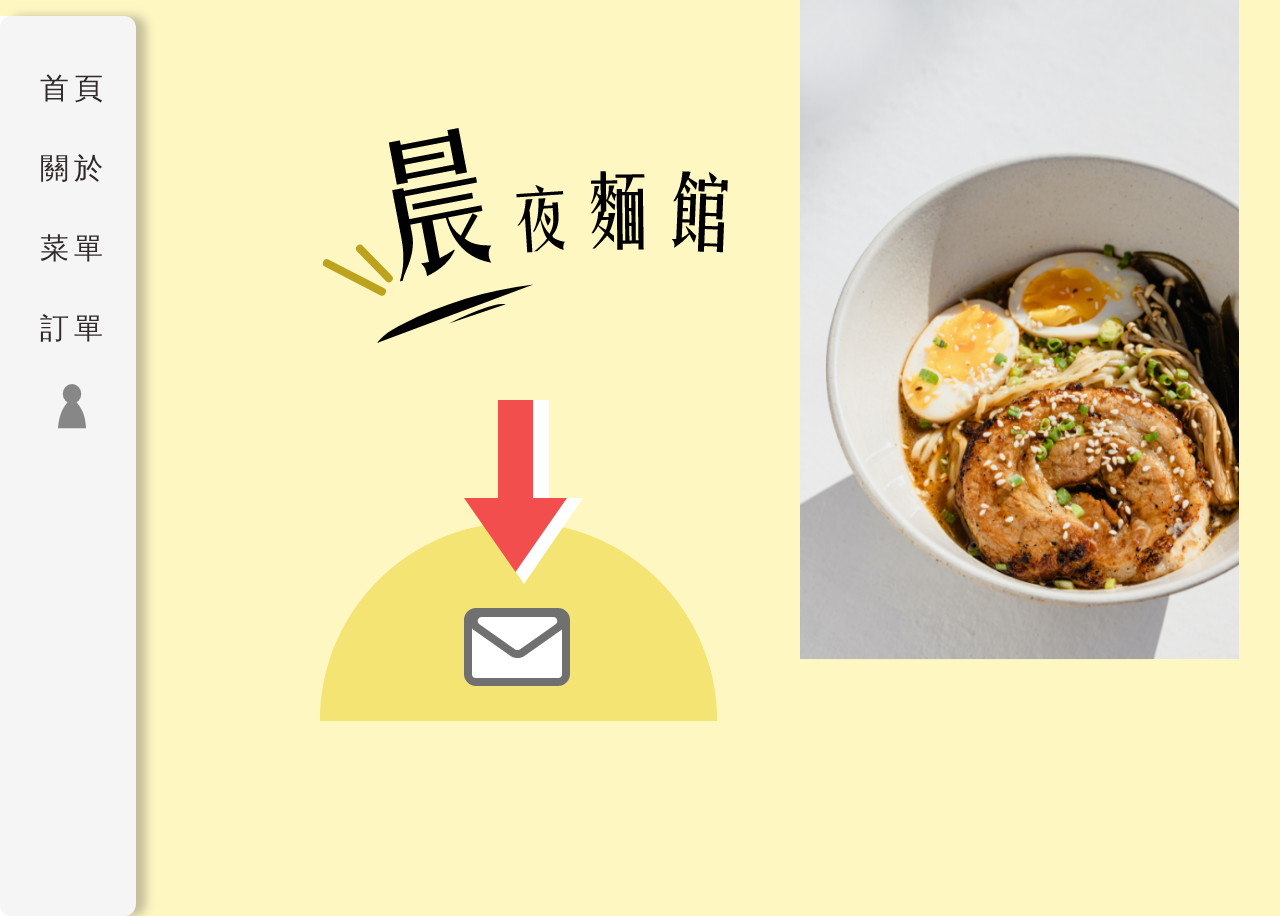
<file: web/index.html>
<!doctype html>
<html lang="zh-Hant-tw">
  <head>
    <meta charset="utf-8">
    <meta name="viewport" content="width=device-width, initial-scale=1">
    <title>Bootstrap demo</title>
    <link href="https://cdn.jsdelivr.net/npm/bootstrap@5.3.0-alpha3/dist/css/bootstrap.min.css" rel="stylesheet" integrity="sha384-KK94CHFLLe+nY2dmCWGMq91rCGa5gtU4mk92HdvYe+M/SXH301p5ILy+dN9+nJOZ" crossorigin="anonymous">
    <link rel="stylesheet" href="style1.css">
  </head>
  <body>
        <div class="header-area">
            <nav class="">
                <ul class="list">
                    <li><a class="buttun" href="index.html">首頁</a></li>
                    <li><a class="buttun" href="about.html">關於</a></li>
                    <li><a class="buttun" href="menu.html">菜單</a></li>
                    <li><a class="buttun" href="order.html">訂單</a></li>
                </ul>
                <img class="login"src="image/Group 37.png" alt="">
            </nav>
        </div><!-- header-area -->
    <div class="row">
        <div class="noodle">
            <img src="image/Group 238.png" alt="">
        </div>
        <div class="picture" style="position: fixed;">
            <img src="image/yasinta-zendy-d-KNB70Z5xQ-unsplash.png" width="91.5%">
        </div>
        <div class="round">
            <img src="image/資產 2.png" alt="">
        </div>
        <div class="message">
            <img src="image/Group 20.png" alt="">
        </div>
        <div class="arrow">
            <img src="image/Group 21.png" alt="">
        </div>
        <div class="chefhat">
            <img src="image/—Pngtree—black line cartoon chef hat_6065060.png" width="15%">
        </div>
    </div>
    <script src="https://cdn.jsdelivr.net/npm/bootstrap@5.3.0-alpha3/dist/js/bootstrap.bundle.min.js" integrity="sha384-ENjdO4Dr2bkBIFxQpeoTz1HIcje39Wm4jDKdf19U8gI4ddQ3GYNS7NTKfAdVQSZe" crossorigin="anonymous"></script>
    <a class="button" href="login.html"></a>
    <a class="button2" href="index2.html"></a>
    
</body>
</html>
</file>
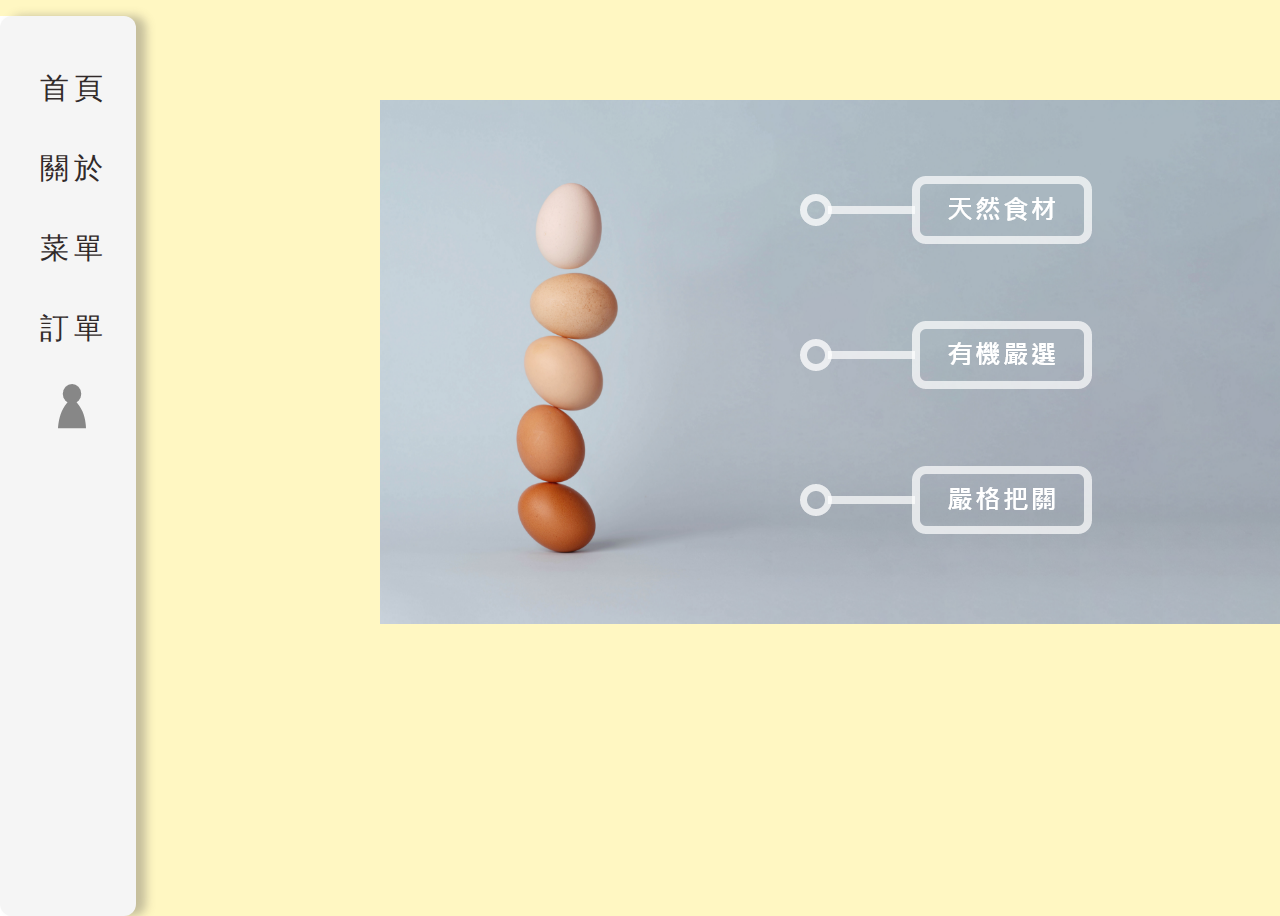
<file: about.html>
<!DOCTYPE html>
<html lang="zh-Hant-tw">
<head>
    <meta charset="UTF-8">
    <meta http-equiv="X-UA-Compatible" content="IE=edge">
    <meta name="viewport" content="width=device-width, initial-scale=1.0">
    <title>Document</title>
    <link href="https://cdn.jsdelivr.net/npm/bootstrap@5.3.0-alpha3/dist/css/bootstrap.min.css" rel="stylesheet" integrity="sha384-KK94CHFLLe+nY2dmCWGMq91rCGa5gtU4mk92HdvYe+M/SXH301p5ILy+dN9+nJOZ" crossorigin="anonymous">
    <link rel="stylesheet" href="style1.css">
</head>
<body>
    <div class="header-area">
        <nav class="">
            <ul class="list">
                <li><a class="buttun" href="index.html">首頁</a></li>
                <li><a class="buttun" href="about.html">關於</a></li>
                <li><a class="buttun" href="menu.html">菜單</a></li>
                <li><a class="buttun" href="order.html">訂單</a></li>
            </ul>
            <img class="login"src="image/Group 37.png" alt="">
        </nav>
    </div><!-- header-area -->
    <div class="justify-content-center">
        <div class="egg">
            <img src="image/2.png" alt="">
        </div>
        <div class="illustrate">
                <img src="image/Repeat Grid 1.png" alt="">
        </div>
    </div>
    <a class="button" href="login.html"></a>
    <a class="button6" href="about2.html"></a>
</body>
</html>
</file>
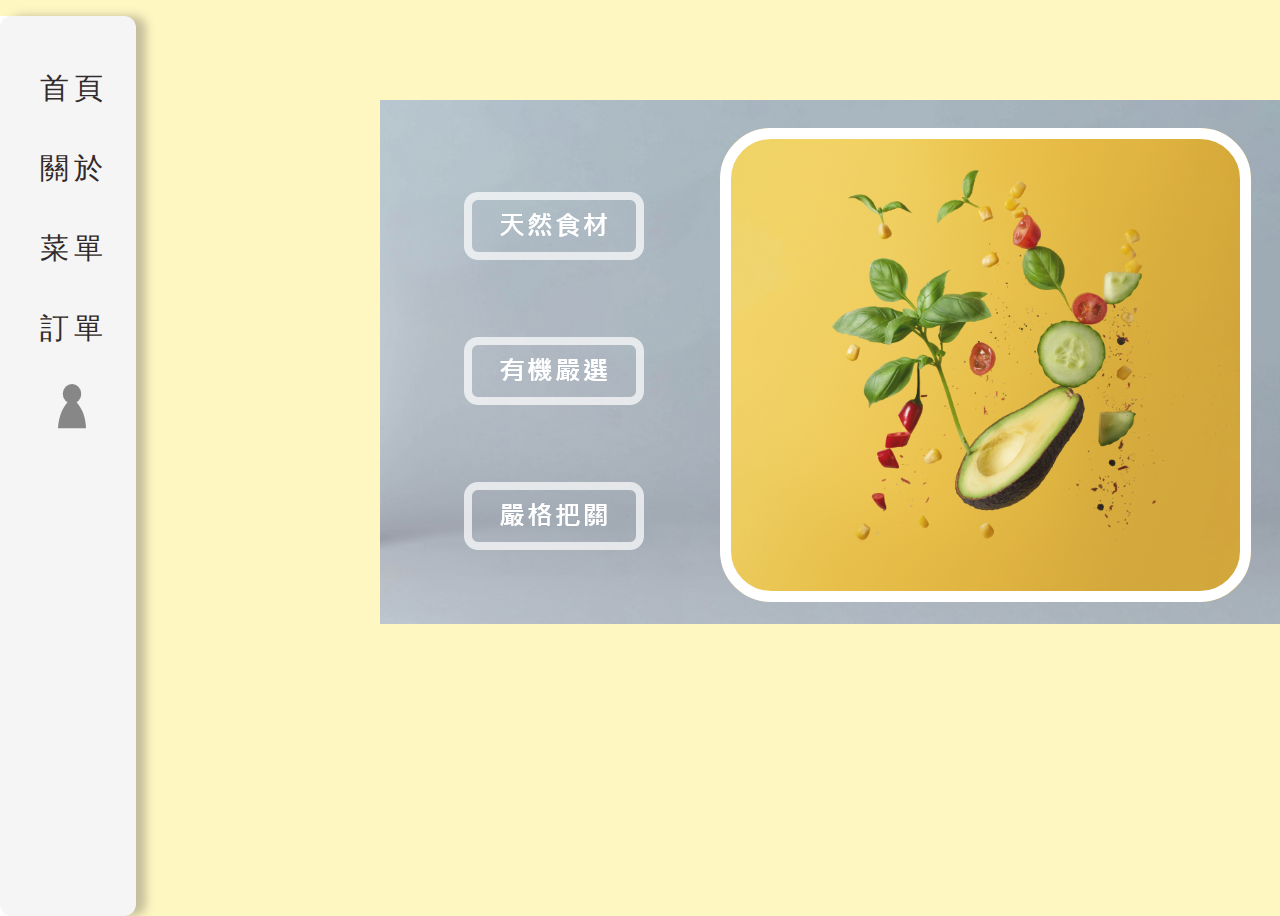
<file: about2.html>
<!DOCTYPE html>
<html lang="zh-Hant-tw">
<head>
    <meta charset="UTF-8">
    <meta http-equiv="X-UA-Compatible" content="IE=edge">
    <meta name="viewport" content="width=device-width, initial-scale=1.0">
    <title>Document</title>
    <link href="https://cdn.jsdelivr.net/npm/bootstrap@5.3.0-alpha3/dist/css/bootstrap.min.css" rel="stylesheet" integrity="sha384-KK94CHFLLe+nY2dmCWGMq91rCGa5gtU4mk92HdvYe+M/SXH301p5ILy+dN9+nJOZ" crossorigin="anonymous">
    <link rel="stylesheet" href="style1.css">
</head>
<body>
    <div class="header-area">
        <nav class="">
            <ul class="list">
                <li><a class="buttun" href="index.html">首頁</a></li>
                <li><a class="buttun" href="about.html">關於</a></li>
                <li><a class="buttun" href="menu.html">菜單</a></li>
                <li><a class="buttun" href="order.html">訂單</a></li>
            </ul>
            <img class="login"src="image/Group 37.png" alt="">
        </nav>
    </div><!-- header-area -->
    <div class="justify-content-center">
        <div class="ingredients-background">
            <img src="image/3.png" alt="">
        </div>
        <div class="ingredients">
                <img src="image/Group 256.png" alt="">
        </div>
        <div class="options">
            <img src="image/Group 257.png" alt="">
    </div>
    </div>
    <a class="button" href="login.html"></a>
</body>
</html>
</file>
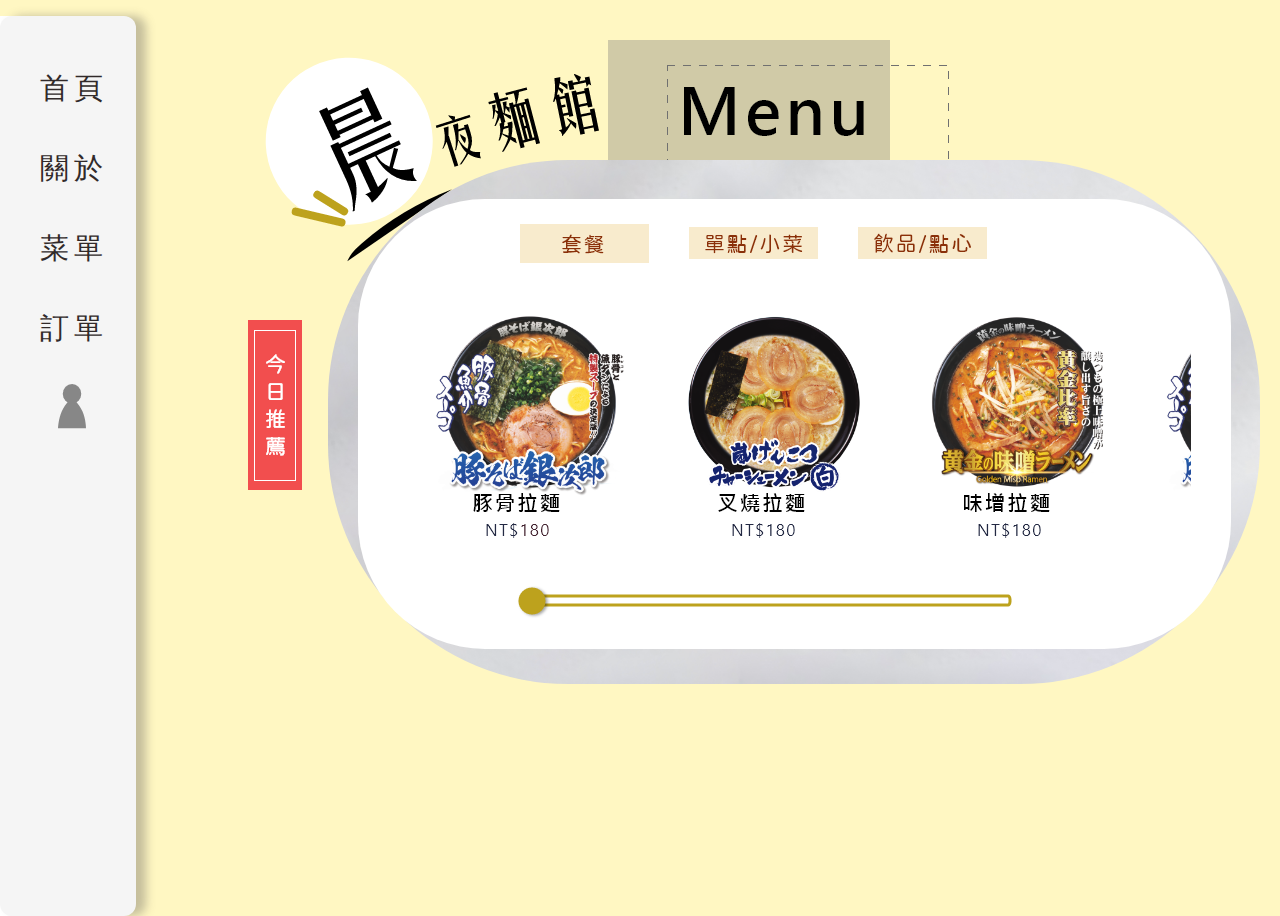
<file: menu.html>
<!DOCTYPE html>
<html lang="zh-Hant-tw">
<head>
    <meta charset="UTF-8">
    <meta http-equiv="X-UA-Compatible" content="IE=edge">
    <meta name="viewport" content="width=device-width, initial-scale=1.0">
    <title>Document</title>
    <link href="https://cdn.jsdelivr.net/npm/bootstrap@5.3.0-alpha3/dist/css/bootstrap.min.css" rel="stylesheet" integrity="sha384-KK94CHFLLe+nY2dmCWGMq91rCGa5gtU4mk92HdvYe+M/SXH301p5ILy+dN9+nJOZ" crossorigin="anonymous">
    <link rel="stylesheet" href="style1.css">
</head>
<body>
        <div class="header-area">
            <nav class="">
                <ul class="list">
                    <li><a class="buttun" href="index.html">首頁</a></li>
                    <li><a class="buttun" href="about.html">關於</a></li>
                    <li><a class="buttun" href="menu.html">菜單</a></li>
                    <li><a class="buttun" href="order.html">訂單</a></li>
                </ul>
                <img class="login"src="image/Group 37.png" alt="">
            </nav>
        </div><!-- header-area -->
<div class=""  >
    <img src="image/Group 239.png" alt="" class="logo">
    <img src="image/Group 44.png" alt="" class="title-menu">
    <img src="image/Group 38.png" alt="" class="product-display-column">
    <img src="image/Group 47.png" alt="" class="recommended-today">
    <img src="image/Group 250.png" alt="" class="category">
    <img src="image/Repeat Grid 27.png" alt="" class="commodity">
    <img src="image/Repeat Grid 10.png" alt="" class="product-name">
    <img src="image/Repeat Grid 9.png" alt="" class="price">
    <img src="image/Group 49.png" alt="" class="scroll-bar">
</div>
   
<a class="button" href="login.html"></a>
<a class="button3" href="menu2.html"></a>
<a class="button4" href="menu2-2.html"></a>
<a class="button5" href="menu2-3.html"></a>
<a class="button-1" href="menu.html"></a>
<a class="button-2" href="menu3.html"></a>
<a class="button-3" href="menu4.html"></a>
</body>
</html>
</file>
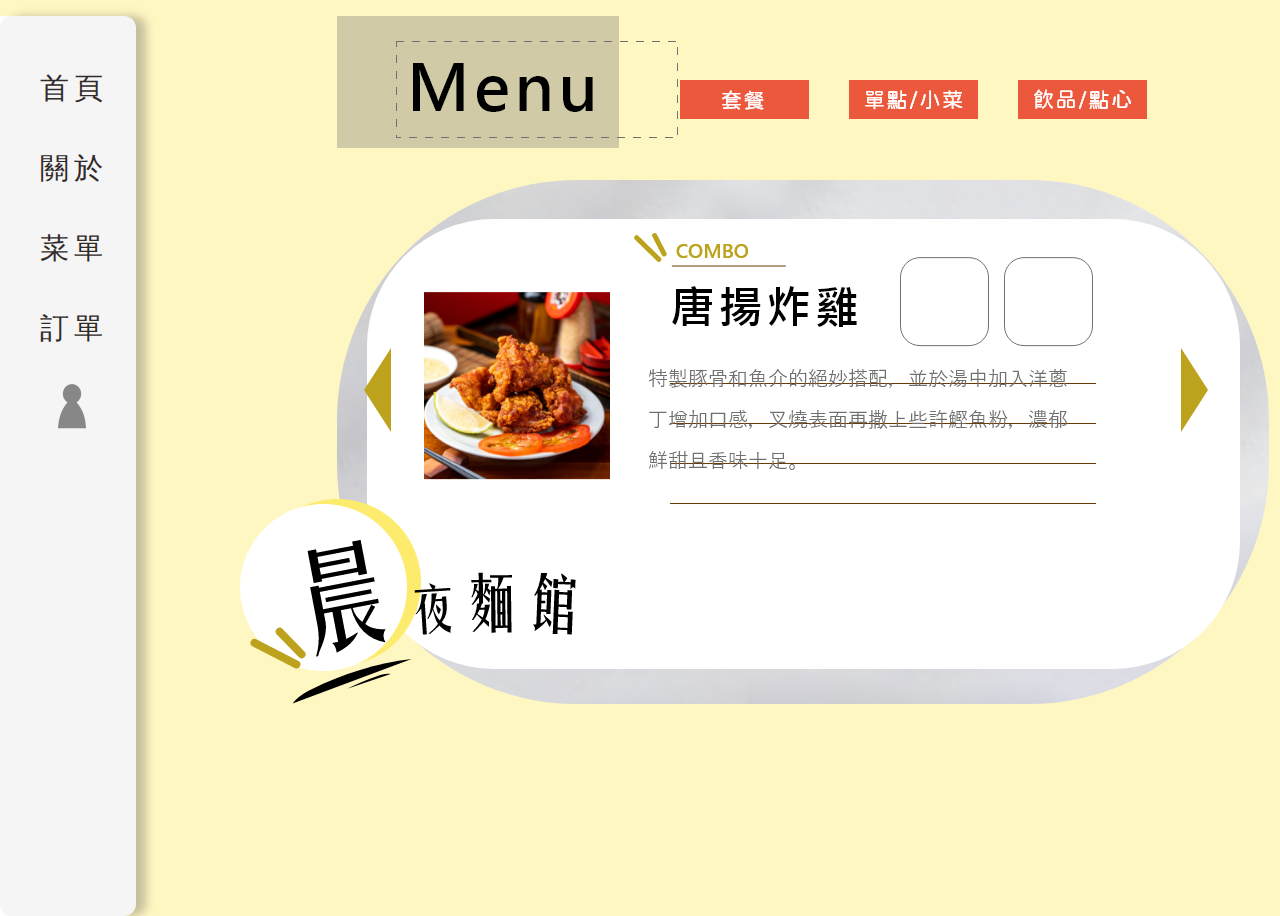
<file: menu2 copy.html>
<!DOCTYPE html>
<html lang="zh-Hant-tw">
<head>
    <meta charset="UTF-8">
    <meta http-equiv="X-UA-Compatible" content="IE=edge">
    <meta name="viewport" content="width=device-width, initial-scale=1.0">
    <title>Document</title>
    <link href="https://cdn.jsdelivr.net/npm/bootstrap@5.3.0-alpha3/dist/css/bootstrap.min.css" rel="stylesheet" integrity="sha384-KK94CHFLLe+nY2dmCWGMq91rCGa5gtU4mk92HdvYe+M/SXH301p5ILy+dN9+nJOZ" crossorigin="anonymous">
    <link rel="stylesheet" href="style1.css">
</head>
<body>
        <div class="header-area">
            <nav class="">
                <ul class="list">
                    <li><a class="buttun" href="index.html">首頁</a></li>
                    <li><a class="buttun" href="about.html">關於</a></li>
                    <li><a class="buttun" href="menu.html">菜單</a></li>
                    <li><a class="buttun" href="order.html">訂單</a></li>
                </ul>
                <img class="login"src="image/Group 37.png" alt="">
            </nav>
        </div><!-- header-area -->
<div class="">
    <img src="image/Group 249.png" alt="" class="product-information-column"  >
    <img src="image/Group 6.png" alt="" class="product-information4">
    <img src="image/Group 269.png" alt="" class="back-to-product-options">
    <img src="image/Group 55.png" alt="" class="exchange-goods">
    <img src="image/22.png" alt="" class="product-description2">
</div>
   
<a class="button" href="login.html"></a>
<a class="button7" href="menu.html"></a>
<a class="button8" href="menu3.html"></a>
<a class="button9" href="menu4.html"></a>
<a class="button2-1" href="menu2-3.html"></a>
<a class="button2-2" href="menu2-2.html"></a>
</body>
</html>
</file>
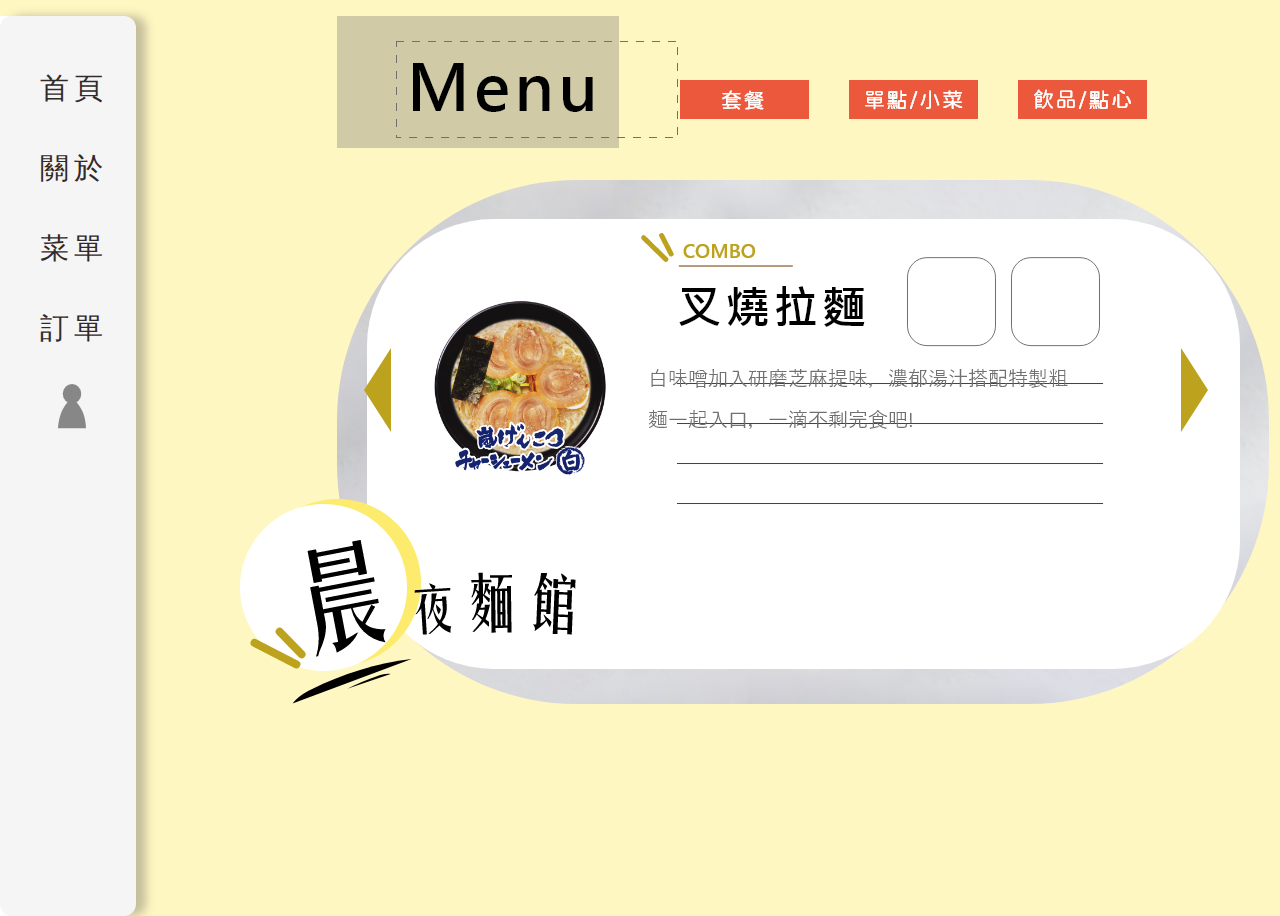
<file: menu2-2.html>
<!DOCTYPE html>
<html lang="zh-Hant-tw">
<head>
    <meta charset="UTF-8">
    <meta http-equiv="X-UA-Compatible" content="IE=edge">
    <meta name="viewport" content="width=device-width, initial-scale=1.0">
    <title>Document</title>
    <link href="https://cdn.jsdelivr.net/npm/bootstrap@5.3.0-alpha3/dist/css/bootstrap.min.css" rel="stylesheet" integrity="sha384-KK94CHFLLe+nY2dmCWGMq91rCGa5gtU4mk92HdvYe+M/SXH301p5ILy+dN9+nJOZ" crossorigin="anonymous">
    <link rel="stylesheet" href="style1.css">
</head>
<body>
        <div class="header-area">
            <nav class="">
                <ul class="list">
                    <li><a class="buttun" href="index.html">首頁</a></li>
                    <li><a class="buttun" href="about.html">關於</a></li>
                    <li><a class="buttun" href="menu.html">菜單</a></li>
                    <li><a class="buttun" href="order.html">訂單</a></li>
                </ul>
                <img class="login"src="image/Group 37.png" alt="">
            </nav>
        </div><!-- header-area -->
<div class="">
    <img src="image/Group 249.png" alt="" class="product-information-column"  >
    <img src="image/Group 4.png" alt="" class="product-information2">
    <img src="image/Group 269.png" alt="" class="back-to-product-options">
    <img src="image/Group 55.png" alt="" class="exchange-goods">
    <img src="image/24.png" alt="" class="product-description3">
</div>
   
<a class="button" href="login.html"></a>
<a class="button7" href="menu.html"></a>
<a class="button8" href="menu3.html"></a>
<a class="button9" href="menu4.html"></a>
<a class="button2-1-2" href="menu2.html"></a>
<a class="button2-2-2" href="menu2-3.html"></a>
</body>
</html>
</file>
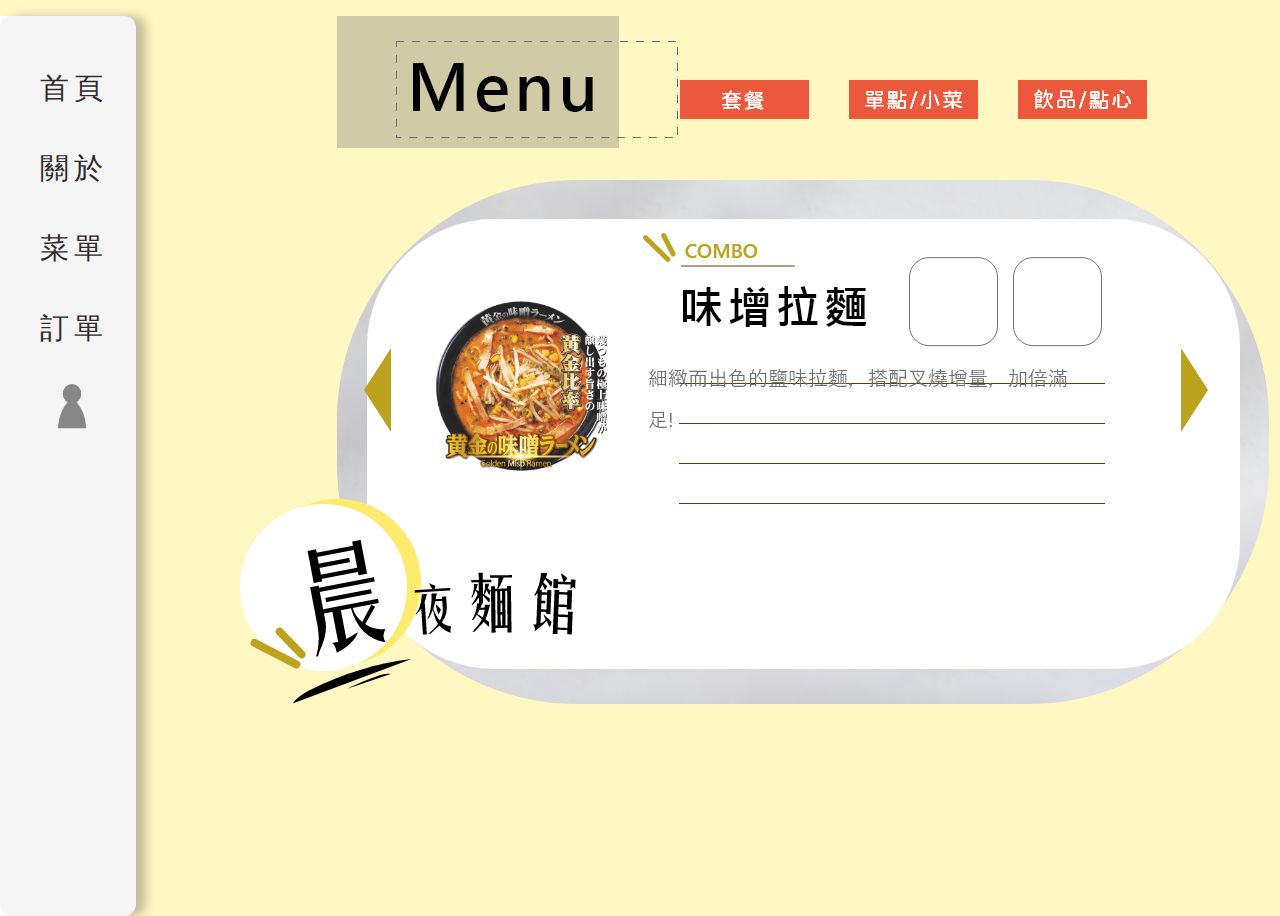
<file: menu2-3.html>
<!DOCTYPE html>
<html lang="zh-Hant-tw">
<head>
    <meta charset="UTF-8">
    <meta http-equiv="X-UA-Compatible" content="IE=edge">
    <meta name="viewport" content="width=device-width, initial-scale=1.0">
    <title>Document</title>
    <link href="https://cdn.jsdelivr.net/npm/bootstrap@5.3.0-alpha3/dist/css/bootstrap.min.css" rel="stylesheet" integrity="sha384-KK94CHFLLe+nY2dmCWGMq91rCGa5gtU4mk92HdvYe+M/SXH301p5ILy+dN9+nJOZ" crossorigin="anonymous">
    <link rel="stylesheet" href="style1.css">
</head>
<body>
        <div class="header-area">
            <nav class="">
                <ul class="list">
                    <li><a class="buttun" href="index.html">首頁</a></li>
                    <li><a class="buttun" href="about.html">關於</a></li>
                    <li><a class="buttun" href="menu.html">菜單</a></li>
                    <li><a class="buttun" href="order.html">訂單</a></li>
                </ul>
                <img class="login"src="image/Group 37.png" alt="">
            </nav>
        </div><!-- header-area -->
<div class="">
    <img src="image/Group 249.png" alt="" class="product-information-column"  >
    <img src="image/Group 5.png" alt="" class="product-information3">
    <img src="image/Group 269.png" alt="" class="back-to-product-options">
    <img src="image/Group 55.png" alt="" class="exchange-goods">
    <img src="image/23.png" alt="" class="product-description4">
</div>
   
<a class="button" href="login.html"></a>
<a class="button7" href="menu.html"></a>
<a class="button8" href="menu3.html"></a>
<a class="button9" href="menu4.html"></a>
<a class="button2-1-3" href="menu2-2.html"></a>
<a class="button2-2-3" href="menu2.html"></a>
</body>
</html>
</file>
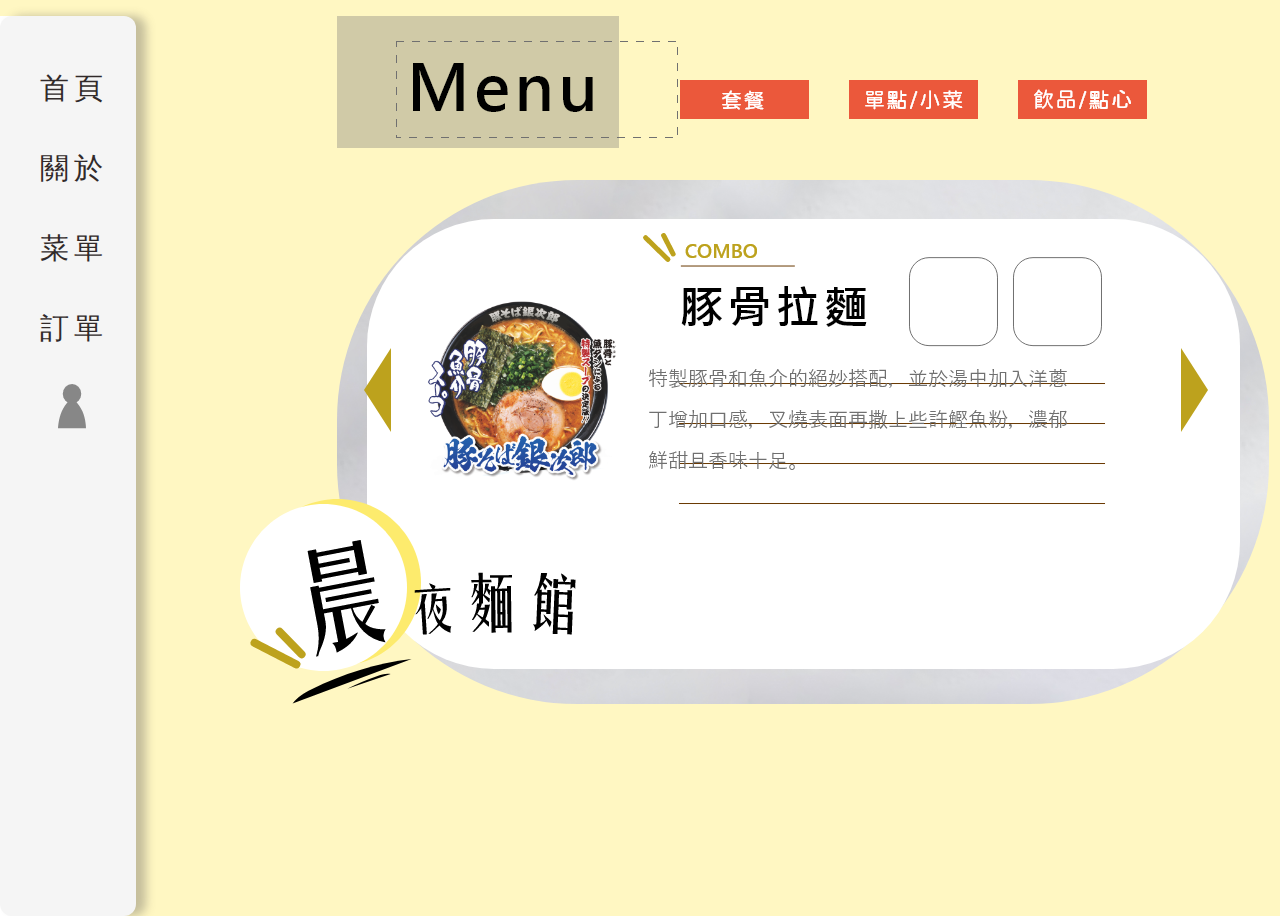
<file: menu2.html>
<!DOCTYPE html>
<html lang="zh-Hant-tw">
<head>
    <meta charset="UTF-8">
    <meta http-equiv="X-UA-Compatible" content="IE=edge">
    <meta name="viewport" content="width=device-width, initial-scale=1.0">
    <title>Document</title>
    <link href="https://cdn.jsdelivr.net/npm/bootstrap@5.3.0-alpha3/dist/css/bootstrap.min.css" rel="stylesheet" integrity="sha384-KK94CHFLLe+nY2dmCWGMq91rCGa5gtU4mk92HdvYe+M/SXH301p5ILy+dN9+nJOZ" crossorigin="anonymous">
    <link rel="stylesheet" href="style1.css">
</head>
<body>
        <div class="header-area">
            <nav class="">
                <ul class="list">
                    <li><a class="buttun" href="index.html">首頁</a></li>
                    <li><a class="buttun" href="about.html">關於</a></li>
                    <li><a class="buttun" href="menu.html">菜單</a></li>
                    <li><a class="buttun" href="order.html">訂單</a></li>
                </ul>
                <img class="login"src="image/Group 37.png" alt="">
            </nav>
        </div><!-- header-area -->
<div class="">
    <img src="image/Group 249.png" alt="" class="product-information-column"  >
    <img src="image/Group 3.png" alt="" class="product-information">
    <img src="image/Group 269.png" alt="" class="back-to-product-options">
    <img src="image/Group 55.png" alt="" class="exchange-goods">
    <img src="image/22.png" alt="" class="product-description2">
</div>
   
<a class="button" href="login.html"></a>
<a class="button7" href="menu.html"></a>
<a class="button8" href="menu3.html"></a>
<a class="button9" href="menu4.html"></a>
<a class="button2-1" href="menu2-3.html"></a>
<a class="button2-2" href="menu2-2.html"></a>
</body>
</html>
</file>
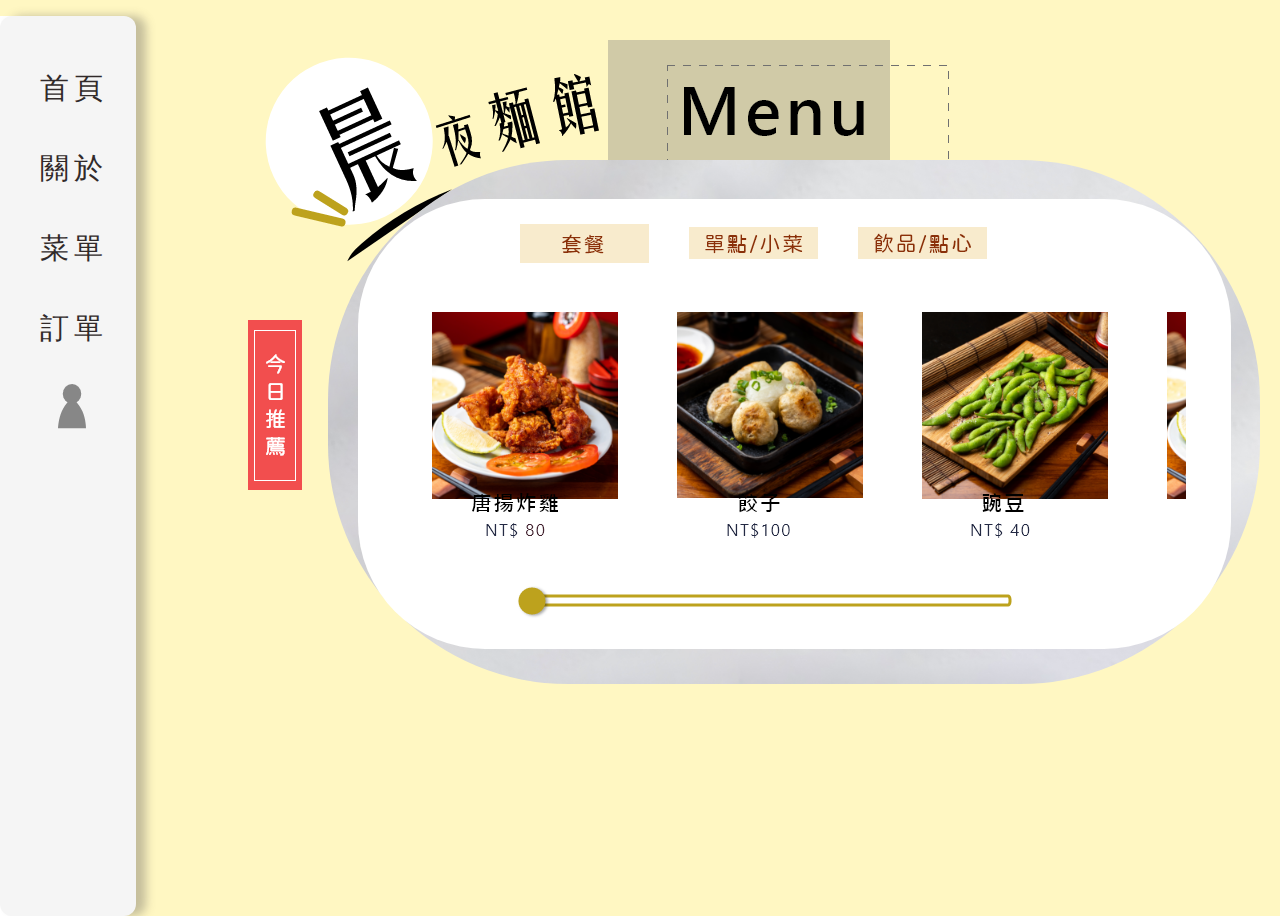
<file: menu3.html>
<!DOCTYPE html>
<html lang="zh-Hant-tw">
<head>
    <meta charset="UTF-8">
    <meta http-equiv="X-UA-Compatible" content="IE=edge">
    <meta name="viewport" content="width=device-width, initial-scale=1.0">
    <title>Document</title>
    <link href="https://cdn.jsdelivr.net/npm/bootstrap@5.3.0-alpha3/dist/css/bootstrap.min.css" rel="stylesheet" integrity="sha384-KK94CHFLLe+nY2dmCWGMq91rCGa5gtU4mk92HdvYe+M/SXH301p5ILy+dN9+nJOZ" crossorigin="anonymous">
    <link rel="stylesheet" href="style1.css">
</head>
<body>
        <div class="header-area">
            <nav class="">
                <ul class="list">
                    <li><a class="buttun" href="index.html">首頁</a></li>
                    <li><a class="buttun" href="about.html">關於</a></li>
                    <li><a class="buttun" href="menu.html">菜單</a></li>
                    <li><a class="buttun" href="order.html">訂單</a></li>
                </ul>
                <img class="login"src="image/Group 37.png" alt="">
            </nav>
        </div><!-- header-area -->
<div class=""  >
    <img src="image/Group 239.png" alt="" class="logo">
    <img src="image/Group 44.png" alt="" class="title-menu">
    <img src="image/Group 38.png" alt="" class="product-display-column">
    <img src="image/Group 47.png" alt="" class="recommended-today">
    <img src="image/Group 250.png" alt="" class="category">
    <img src="image/Repeat Grid 25.png" alt="" class="commodity2">
    <img src="image/Repeat Grid 23.png" alt="" class="product-name2">
    <img src="image/Repeat Grid 26.png" alt="" class="price2">
    <img src="image/Group 49.png" alt="" class="scroll-bar">
</div>
   
<a class="button" href="login.html"></a>
<a class="button3-2" href="menu2 copy.html"></a>
<a class="button4-2" href="menu2.html"></a>
<a class="button5-2" href="menu2.html"></a>
<a class="button-1" href="menu.html"></a>
<a class="button-2" href="menu3.html"></a>
<a class="button-3" href="menu4.html"></a>
</body>
</html>
</file>
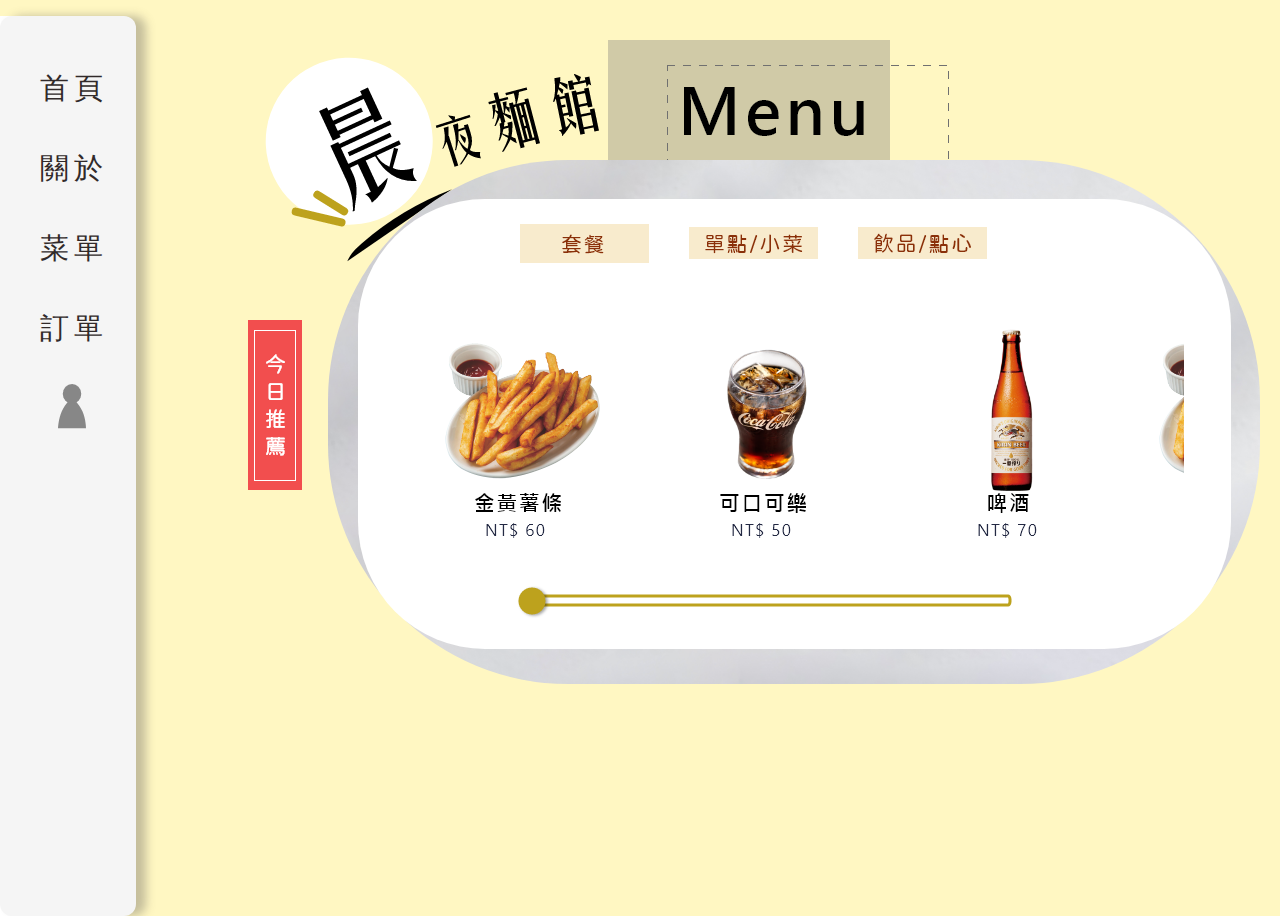
<file: menu4.html>
<!DOCTYPE html>
<html lang="zh-Hant-tw">
<head>
    <meta charset="UTF-8">
    <meta http-equiv="X-UA-Compatible" content="IE=edge">
    <meta name="viewport" content="width=device-width, initial-scale=1.0">
    <title>Document</title>
    <link href="https://cdn.jsdelivr.net/npm/bootstrap@5.3.0-alpha3/dist/css/bootstrap.min.css" rel="stylesheet" integrity="sha384-KK94CHFLLe+nY2dmCWGMq91rCGa5gtU4mk92HdvYe+M/SXH301p5ILy+dN9+nJOZ" crossorigin="anonymous">
    <link rel="stylesheet" href="style1.css">
</head>
<body>
        <div class="header-area">
            <nav class="">
                <ul class="list">
                    <li><a class="buttun" href="index.html">首頁</a></li>
                    <li><a class="buttun" href="about.html">關於</a></li>
                    <li><a class="buttun" href="menu.html">菜單</a></li>
                    <li><a class="buttun" href="order.html">訂單</a></li>
                </ul>
                <img class="login"src="image/Group 37.png" alt="">
            </nav>
        </div><!-- header-area -->
<div class=""  >
    <img src="image/Group 239.png" alt="" class="logo">
    <img src="image/Group 44.png" alt="" class="title-menu">
    <img src="image/Group 38.png" alt="" class="product-display-column">
    <img src="image/Group 47.png" alt="" class="recommended-today">
    <img src="image/Group 250.png" alt="" class="category">
    <img src="image/Repeat Grid 28.png" alt="" class="commodity3">
    <img src="image/Repeat Grid 11.png" alt="" class="product-name3">
    <img src="image/Repeat Grid 12.png" alt="" class="price3">
    <img src="image/Group 49.png" alt="" class="scroll-bar">
</div>
   
<a class="button" href="login.html"></a>
<a class="button3-3" href="menu2.html"></a>
<a class="button4-3" href="menu2.html"></a>
<a class="button5-3" href="menu2.html"></a>
<a class="button-1" href="menu.html"></a>
<a class="button-2" href="menu3.html"></a>
<a class="button-3" href="menu4.html"></a>
</body>
</html>
</file>
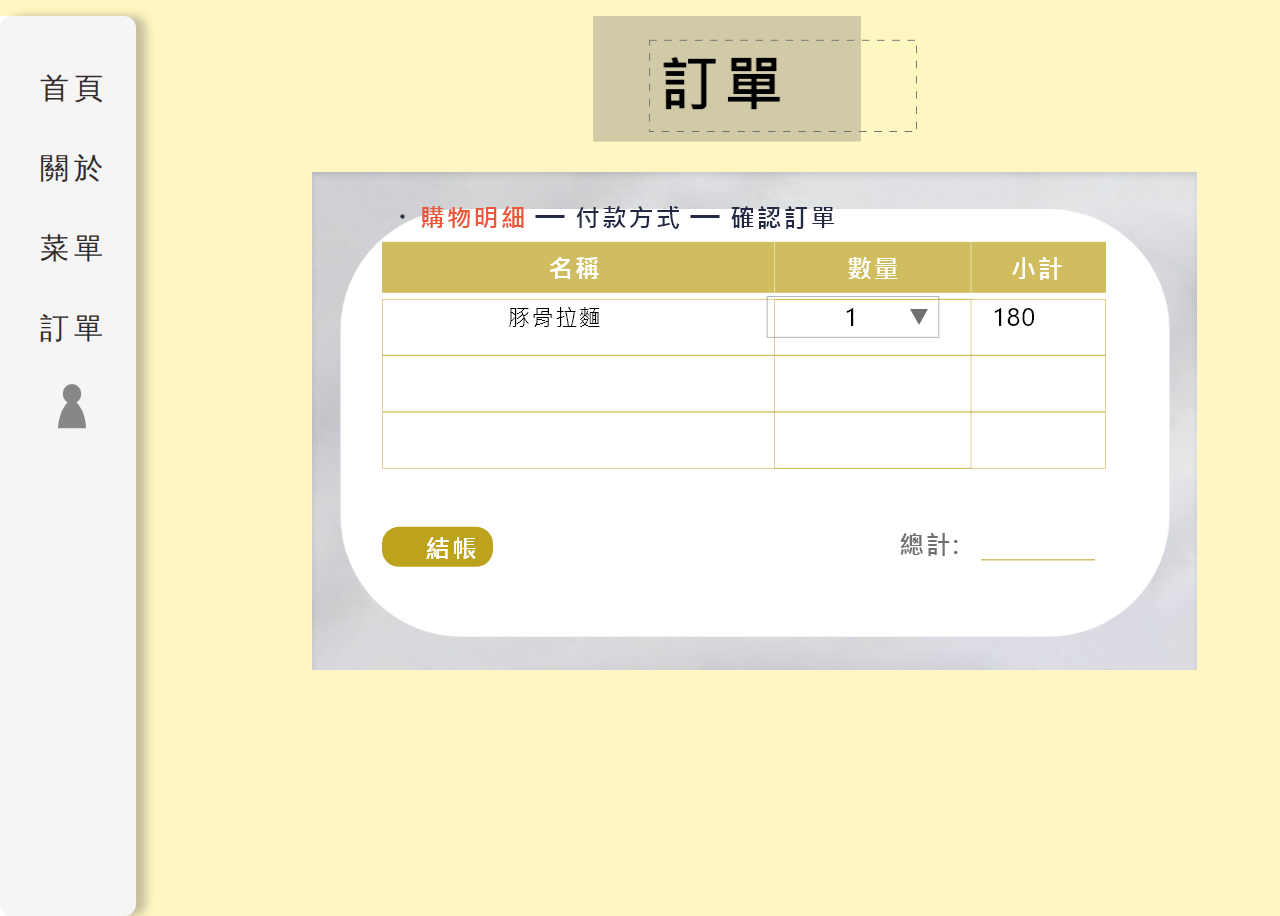
<file: order.html>
<!DOCTYPE html>
<html lang="zh-Hant-tw">
<head>
    <meta charset="UTF-8">
    <meta http-equiv="X-UA-Compatible" content="IE=edge">
    <meta name="viewport" content="width=device-width, initial-scale=1.0">
    <title>Document</title>
    <link href="https://cdn.jsdelivr.net/npm/bootstrap@5.3.0-alpha3/dist/css/bootstrap.min.css" rel="stylesheet" integrity="sha384-KK94CHFLLe+nY2dmCWGMq91rCGa5gtU4mk92HdvYe+M/SXH301p5ILy+dN9+nJOZ" crossorigin="anonymous">
    <link rel="stylesheet" href="style1.css">
</head>
<body>
    <div class="header-area">
        <nav class="">
            <ul class="list">
                <li><a class="buttun" href="index.html">首頁</a></li>
                <li><a class="buttun" href="about.html">關於</a></li>
                <li><a class="buttun" href="menu.html">菜單</a></li>
                <li><a class="buttun" href="order.html">訂單</a></li>
            </ul>
            <img class="login"src="image/Group 37.png" alt="">
        </nav>
    </div><!-- header-area -->
    <div class="order-column" >
        <img src="image/Group 255.png" alt="" width="95%">
    </div>
    <div class="">
        <img src="image/Group 280.png" alt="" class="step">
        <img src="image/Group 281.png" alt="" class="order-box">
        <img src="image/Group 287.png" alt="" class="details">
    </div>
    <a class="button" href="login.html"></a>
</body>
</html>
</file>
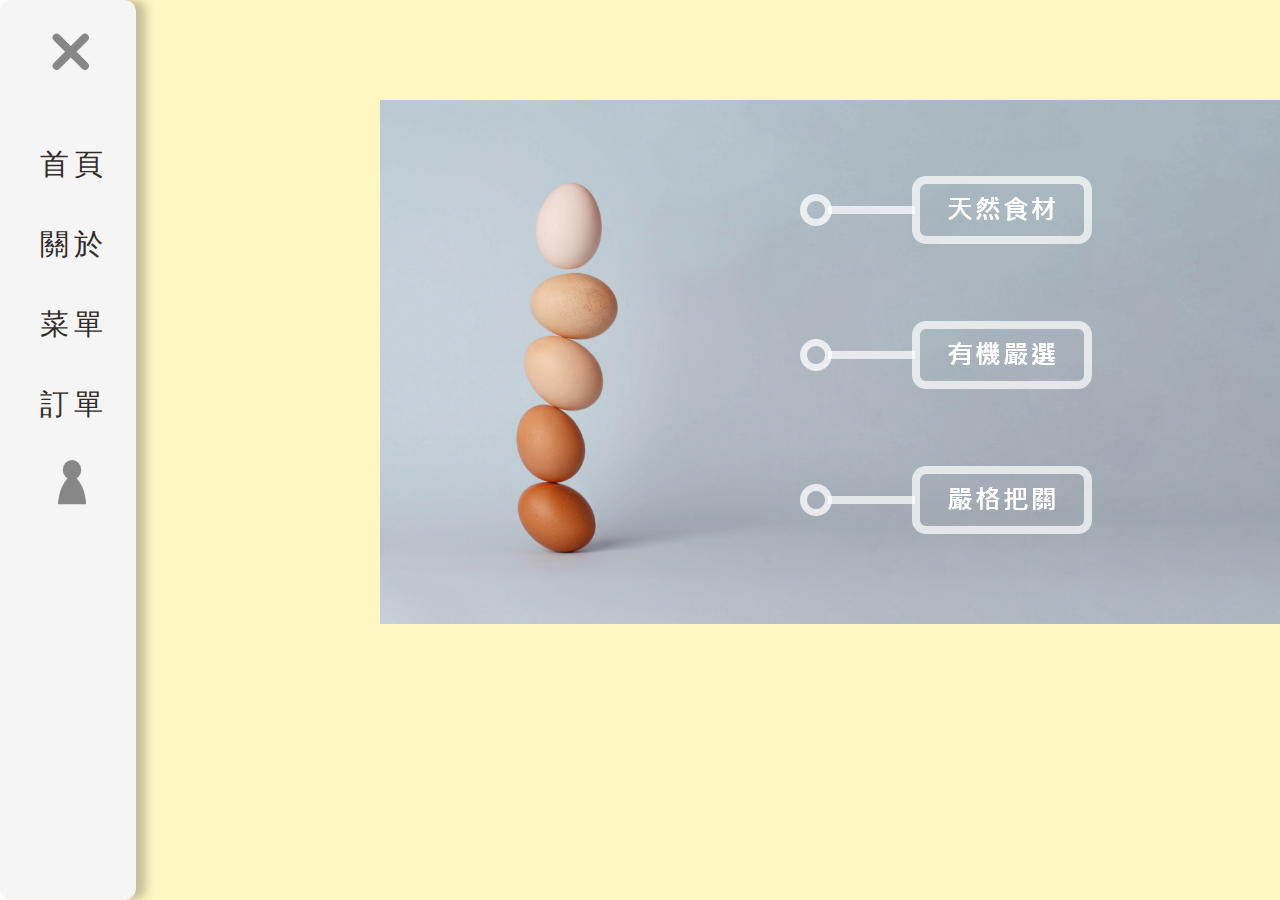
<file: web/about.html>
<!DOCTYPE html>
<html lang="zh-Hant-tw">
<head>
    <meta charset="UTF-8">
    <meta http-equiv="X-UA-Compatible" content="IE=edge">
    <meta name="viewport" content="width=device-width, initial-scale=1.0">
    <title>Document</title>
    <link href="https://cdn.jsdelivr.net/npm/bootstrap@5.3.0-alpha3/dist/css/bootstrap.min.css" rel="stylesheet" integrity="sha384-KK94CHFLLe+nY2dmCWGMq91rCGa5gtU4mk92HdvYe+M/SXH301p5ILy+dN9+nJOZ" crossorigin="anonymous">
    <link rel="stylesheet" href="style1.css">
</head>
<body>
    <div class="header-area">
        <nav class="">
            <img class="X" src="image/Group 240.png" alt="">
            <ul class="list">
                <li><a class="buttun" href="index.html">首頁</a></li>
                <li><a class="buttun" href="about.html">關於</a></li>
                <li><a class="buttun" href="menu.html">菜單</a></li>
                <li><a class="buttun" href="order.html">訂單</a></li>
            </ul>
            <img class="login"src="image/Group 37.png" alt="">
        </nav>
    </div><!-- header-area -->
    <div class="justify-content-center">
        <div class="egg">
            <img src="image/2.png" alt="">
        </div>
        <div class="illustrate">
                <img src="image/Repeat Grid 1.png" alt="">
        </div>
    </div>
    <a class="button" href="login.html"></a>
</body>
</html>
</file>
<file: web/style1.css>
/* index */
.header-area{
    height: 100vh;
    width: 10ch;
    background-color: white;
}
.menu{
    margin-top: 2rem;
    margin-left: 2rem;
    position: absolute;
}
.noodle{
    margin-top: 8rem;
    margin-left: 20rem;
    position: absolute;
}
.picture{
    margin-left: 50rem;
    position: absolute;
    max-width: 600px;
    height: auto;
}
.picture{
    animation: leftIn 2s linear 0s infinite;
    animation-iteration-count: 1;
}
@keyframes leftIn {
    from {
        transform: translate3d(-50%, 0, 0);
        opacity: 0;
    }

    to {
        transform: none;
        opacity: 1;
    }
}
.round{
    margin-top: 32.6rem;
    margin-left: 20rem;
    position: absolute;
}
.message{
    margin-top: 38rem;
    margin-left: 29rem;
    position: absolute;
}
.arrow{
    margin-top: 25rem;
    margin-left: 29rem;
    position: absolute;
}
.arrow{
    animation: underIn 1s linear 0s infinite;
}
@keyframes underIn {
    from {
        transform: translate3d(0, -20%, 0);
    }

    to {
        transform: none;
    }
}
.chefhat{
    margin-top: -18rem;
    margin-left: 3rem;
    position: absolute;
    transform:rotate(-40deg)
}
/* about */
nav{
    background-color: whitesmoke;
    width: 8.5rem;
    height: 100vh;
    box-shadow: 10px 0 10px rgba(85, 82, 82, 0.342);
    border-radius: 1.5ch;
}
body{
    margin: 0 0 0 0;
    background-color: #FFF7C2;
    z-index: -2;
}
li{
    font-size: 1.8rem;
    letter-spacing: 0.3rem;
    line-height: 5rem;
    list-style-type: none;
}
a{
    text-decoration: none; 
}
.X{
    padding-top: 2rem;
    padding-left: 3.2rem;
}
.buttun{
    color: rgb(49, 42, 42);
    font-family: 'Noto Sans TC'
}
.buttun:hover{
    background-color: rgb(55, 34, 16);
    padding: 1rem 1rem;
    color: aliceblue;
    border-radius: 2ch;
}
.list{
    padding-top: 2rem;
}
.row{
    z-index: -1;
    top: 0;
    left: 0;
    position: absolute;
}
.illustrate{
    top: 11rem;
    left: 50rem;
    position: absolute;
    z-index: -1;
}
.illustrate{
    animation: leftIn 2s linear 0s infinite;
    animation-iteration-count: 1;
}
@keyframes leftIn {
    from {
        transform: translate3d(-50%, 0, 0);
        opacity: 0;
    }

    to {
        transform: none;
        opacity: 1;
    }
}
.login{
    left: 3.6rem;
    position: absolute;
}
.egg{
    display: flex;
    z-index: -2;
    top: 100px;
    left: 380px;
    position: absolute;
}
.logo{
    display: flex;
    top: 5ch;
    left: 31ch;
    position: absolute;
}
.title-menu{
    display: flex;
    top: 5ch;
    left: 76ch;
    position: absolute;
}
.product-display-column{
    display: flex;
    top: 20ch;
    left: 41ch;
    position: absolute;
}
.recommended-today{
    display: flex;
    top: 40ch;
    left: 31ch;
    position: absolute;
}

.button {
    padding: 21px 21px;
    border: 5px solid #ffffff00;
    border-radius: 100px;
    color: #ffffff;
    text-decoration: none;
    display: flex;
    top: 40ch;
    left: 5ch;
    position: absolute;
}
.category{
    display: flex;
    top: 28ch;
    left: 67ch;
    position: absolute;
}

.button2{
    padding: 37px 50px;
    border: 5px solid #ffffff00;
    border-radius: 10px;
    color: #ffffff;
    text-decoration: none;
    display: flex;
    top: 65ch;
    left: 50ch;
    position: absolute;
}
.commodity{
    display: flex;
    top: 35ch;
    left: 54ch;
    position: absolute;
}
.product-name{
    display: flex;
    top: 65ch;
    left: 59ch;
    position: absolute;
}
.price{
    display: flex;
    top: 69ch;
    left: 60ch;
    position: absolute;
}
.scroll-bar{
    display: flex;
    top: 73ch;
    left: 64.5ch;
    position: absolute;
}
.product-information-column{
    display: flex;
    top: 2ch;
    left: 30ch;
    position: absolute;
}
.button3{
    padding: 130px 88px;
    border: 5px solid #ffffff;
    border-radius: 0px;
    color: #ffffff;
    text-decoration: none;
    display: flex;
    top: 35ch;
    left: 54ch;
    position: absolute;
}
.button4{
    padding: 130px 88px;
    border: 5px solid #ffffff;
    border-radius: 0px;
    color: #ffffff;
    text-decoration: none;
    display: flex;
    top: 35ch;
    left: 80ch;
    position: absolute;
}
.button5{
    padding: 130px 88px;
    border: 5px solid #ffffff;
    border-radius: 0px;
    color: #ffffff;
    text-decoration: none;
    display: flex;
    top: 35ch;
    left: 106ch;
    position: absolute;
}
.order-column{
    display: flex;
    top: 2ch;
    left: 39ch;
    position: absolute;
}
.login-column{
    display: flex;
    top: 8ch;
    left: 55ch;
    position: absolute;
}
</file>
<file: style1.css>
/* index */
.header-area{
    height: 100vh;
    width: 10ch;
    background-color: white;
}
.menu{
    margin-top: 2rem;
    margin-left: 2rem;
    position: absolute;
}
.noodle{
    margin-top: 8rem;
    margin-left: 20rem;
    position: absolute;
}
.picture{
    margin-left: 50rem;
    position: absolute;
    max-width: 600px;
    height: auto;
}
.picture{
    animation: leftIn 1s linear 0s infinite;
    animation-iteration-count: 1;
}
@keyframes leftIn {
    from {
        transform: translate3d(-50%, 0, 0);
        opacity: 0;
    }

    to {
        transform: none;
        opacity: 1;
    }
}
.round{
    margin-top: 32.6rem;
    margin-left: 20rem;
    position: absolute;
}
.message{
    margin-top: 38rem;
    margin-left: 29rem;
    position: absolute;
}
.arrow{
    margin-top: 25rem;
    margin-left: 29rem;
    position: absolute;
}
.arrow{
    animation: underIn 1s linear 0s infinite;
}
@keyframes underIn {
    from {
        transform: translate3d(0, -20%, 0);
    }

    to {
        transform: none;
    }
}
.chefhat{
    position:absolute;
}
/* about */
nav{
    background-color: whitesmoke;
    width: 8.5rem;
    height: 100vh;
    box-shadow: 10px 0 10px rgba(85, 82, 82, 0.342);
    border-radius: 1.5ch;
}
body{
    margin: 0 0 0 0;
    background-color: #FFF7C2;
    z-index: -2;
}
li{
    font-size: 1.8rem;
    letter-spacing: 0.3rem;
    line-height: 5rem;
    list-style-type: none;
}
a{
    text-decoration: none; 
}
.X{
    padding-top: 2rem;
    padding-left: 3.2rem;
}
.buttun{
    color: rgb(49, 42, 42);
    font-family: 'Noto Sans TC'
}
.buttun:hover{
    background-color: rgb(55, 34, 16);
    padding: 1rem 1rem;
    color: aliceblue;
    border-radius: 2ch;
}
.list{
    padding-top: 2rem;
}
.row{
    z-index: -1;
    top: 0;
    left: 0;
    position: absolute;
}
.illustrate{
    top: 11rem;
    left: 50rem;
    position: absolute;
    z-index: -1;
}
.illustrate{
    animation: leftIn 1s linear 0s infinite;
    animation-iteration-count: 1;
}
@keyframes leftIn {
    from {
        transform: translate3d(-50%, 0, 0);
        opacity: 0;
    }

    to {
        transform: none;
        opacity: 1;
    }
}
.login{
    left: 3.6rem;
    position: absolute;
}
.egg{
    display: flex;
    z-index: -2;
    top: 100px;
    left: 380px;
    position: absolute;
}
.logo{
    display: flex;
    top: 5ch;
    left: 31ch;
    position: absolute;
}
.title-menu{
    display: flex;
    top: 5ch;
    left: 76ch;
    position: absolute;
}
.product-display-column{
    display: flex;
    top: 20ch;
    left: 41ch;
    position: absolute;
}
.recommended-today{
    display: flex;
    top: 40ch;
    left: 31ch;
    position: absolute;
}

.button {
    padding: 21px 21px;
    border: 5px solid #ffffff00;
    border-radius: 100px;
    color: #ffffff;
    text-decoration: none;
    display: flex;
    top: 40ch;
    left: 5ch;
    position: absolute;
}
.category{
    display: flex;
    top: 28ch;
    left: 65ch;
    position: absolute;
}

.button2{
    padding: 37px 50px;
    border: 5px solid #ffffff00;
    border-radius: 10px;
    color: #ffffff;
    text-decoration: none;
    display: flex;
    top: 65ch;
    left: 50ch;
    position: absolute;
}
.commodity{
    display: flex;
    top: 38ch;
    left: 54ch;
    position: absolute;
}
.product-name{
    display: flex;
    top: 61ch;
    left: 59ch;
    position: absolute;
}
.price{
    display: flex;
    top: 64.8ch;
    left: 60.6ch;
    position: absolute;
}
.commodity2{
    display: flex;
    top: 39ch;
    left: 54ch;
    position: absolute;
}
.product-name2{
    display: flex;
    top: 61ch;
    left: 59ch;
    position: absolute;
}
.price2{
    display: flex;
    top: 64.8ch;
    left: 60.6ch;
    position: absolute;
}
.commodity3{
    display: flex;
    top: 36ch;
    left: 55.5ch;
    position: absolute;
}
.product-name3{
    display: flex;
    top: 61ch;
    left: 59ch;
    position: absolute;
}
.price3{
    display: flex;
    top: 64.8ch;
    left: 60.6ch;
    position: absolute;
}
.scroll-bar{
    display: flex;
    top: 73ch;
    left: 64.5ch;
    position: absolute;
}
.product-information-column{
    display: flex;
    top: 2ch;
    left: 30ch;
    position: absolute;
}
.product-information{
    display: flex;
    top: 29ch;
    left: 53ch;
    position: absolute;
}
.product-information2{
    display: flex;
    top: 29ch;
    left: 53.8ch;
    position: absolute;
}
.product-information3{
    display: flex;
    top: 29ch;
    left: 53ch;
    position: absolute;
}
.product-information4{
    display: flex;
    top: 29ch;
    left: 53ch;
    position: absolute;
}
.exchange-goods{
    display: flex;
    top: 43.5ch;
    left: 45.5ch;
    position: absolute;
}
.button3{
    padding: 130px 88px;
    border: 5px solid #ffffff00;
    border-radius: 0px;
    color: #ffffff;
    text-decoration: none;
    display: flex;
    top: 35ch;
    left: 54ch;
    position: absolute;
}
.button4{
    padding: 130px 88px;
    border: 5px solid #ffffff00;
    border-radius: 0px;
    color: #ffffff;
    text-decoration: none;
    display: flex;
    top: 35ch;
    left: 80ch;
    position: absolute;
}
.button5{
    padding: 130px 88px;
    border: 5px solid #ffffff00;
    border-radius: 0px;
    color: #ffffff;
    text-decoration: none;
    display: flex;
    top: 35ch;
    left: 106ch;
    position: absolute;
}
.button3-2{
    padding: 130px 93px;
    border: 1px solid #ffffff00;
    border-radius: 0px;
    color: #ffffff;
    text-decoration: none;
    display: flex;
    top: 35ch;
    left: 54ch;
    position: absolute;
}
.button4-2{
    padding: 130px 93px;
    border: 1px solid #ffffff00;
    border-radius: 0px;
    color: #ffffff;
    text-decoration: none;
    display: flex;
    top: 35ch;
    left: 80.4ch;
    position: absolute;
}
.button5-2{
    padding: 130px 93px;
    border: 1px solid #ffffff00;
    border-radius: 0px;
    color: #ffffff;
    text-decoration: none;
    display: flex;
    top: 35ch;
    left: 106.8ch;
    position: absolute;
}
.button3-3{
    padding: 130px 93px;
    border: 1px solid #ffffff00;
    border-radius: 0px;
    color: #ffffff;
    text-decoration: none;
    display: flex;
    top: 35ch;
    left: 54ch;
    position: absolute;
}
.button4-3{
    padding: 130px 93px;
    border: 1px solid #ffffff00;
    border-radius: 0px;
    color: #ffffff;
    text-decoration: none;
    display: flex;
    top: 35ch;
    left: 80.4ch;
    position: absolute;
}
.button5-3{
    padding: 130px 93px;
    border: 1px solid #ffffff00;
    border-radius: 0px;
    color: #ffffff;
    text-decoration: none;
    display: flex;
    top: 35ch;
    left: 106.8ch;
    position: absolute;
}
.order-column{
    display: flex;
    top: 2ch;
    left: 39ch;
    position: absolute;
}
.step{
    display: flex;
    top: 25ch;
    left: 50ch;
    position: absolute;
}
.order-box{
    display: flex;
    top: 29.5ch;
    left: 47.8ch;
    position: absolute;
}
.login-column{
    display: flex;
    top: 8ch;
    left: 55ch;
    position: absolute;
}
.button6{
    padding: 28px 83px;
    border: 5px solid #ffffff00;
    border-radius: 10px;
    color: #ffffff;
    text-decoration: none;
    display: flex;
    top: 19ch;
    left: 98.5ch;
    position: absolute;
}
.ingredients-background{
    display: flex;
    z-index: -2;
    top: 100px;
    left: 380px;
    position: absolute;
}
.ingredients{
    top: 8rem;
    left: 45rem;
    position: absolute;
    z-index: -1;
}
.ingredients{
    animation: fadeOut 2s linear 0s infinite;
    animation-iteration-count: 1;
}
@keyframes fadeOut {
    from {
        opacity: 0;
    }
    to {
        opacity: 1;
    }
}
.options{
    top: 12rem;
    left: 29rem;
    position: absolute;
}
.options{
    animation: rightin 1s linear 0s infinite;
    animation-iteration-count: 1;
}
@keyframes rightin {
    from {
        opacity: 0;
        transform: translate3d(150%, 0, 0);
    }
    to {
        opacity: 1;
        transform: none;
    }
}
.back-to-product-options{
    display: flex;
    top: 10ch;
    left: 85ch;
    position: absolute;
}
.button7{
    padding: 20px 65px;
    border: 1px solid #ffffff00;
    border-radius: 0px;
    color: #ffffff;
    text-decoration: none;
    display: flex;
    top: 10ch;
    left: 85ch;
    position: absolute;
}
.button8{
    padding: 20px 65px;
    border: 1px solid #ffffff00;
    border-radius: 0px;
    color: #ffffff;
    text-decoration: none;
    display: flex;
    top: 10ch;
    left: 103ch;
    position: absolute;
}
.button9{
    padding: 20px 65px;
    border: 1px solid #ffffff00;
    border-radius: 0px;
    color: #ffffff;
    text-decoration: none;
    display: flex;
    top: 10ch;
    left: 121.4ch;
    position: absolute;
}
.button-1{
    padding: 20px 65px;
    border: 1px solid #ffffff00;
    border-radius: 0px;
    color: #ffffff;
    text-decoration: none;
    display: flex;
    top: 28ch;
    left: 65ch;
    position: absolute;
}
.button-2{
    padding: 20px 65px;
    border: 1px solid #ffffff00;
    border-radius: 0px;
    color: #ffffff;
    text-decoration: none;
    display: flex;
    top: 28ch;
    left: 83ch;
    position: absolute;
}
.button-3{
    padding: 20px 65px;
    border: 1px solid #ffffff00;
    border-radius: 0px;
    color: #ffffff;
    text-decoration: none;
    display: flex;
    top: 28ch;
    left: 101.3ch;
    position: absolute;
}
.button2-1{
    padding: 30px 20px;
    border: 1px solid #ffffff00;
    border-radius: 50px;
    color: #ffffff;
    text-decoration: none;
    display: flex;
    top: 45ch;
    left: 45ch;
    position: absolute;
}
.button2-1-3{
    padding: 30px 20px;
    border: 1px solid #ffffff00;
    border-radius: 50px;
    color: #ffffff;
    text-decoration: none;
    display: flex;
    top: 45ch;
    left: 45ch;
    position: absolute;
}
.button2-1-2{
    padding: 30px 20px;
    border: 1px solid #ffffff00;
    border-radius: 50px;
    color: #ffffff;
    text-decoration: none;
    display: flex;
    top: 45ch;
    left: 45ch;
    position: absolute;
}
.button2-2{
    padding: 30px 20px;
    border: 1px solid #00000000;
    border-radius: 50px;
    color: #ffffff;
    text-decoration: none;
    display: flex;
    top: 45ch;
    left: 132ch;
    position: absolute;
}
.button2-2-2{
    padding: 30px 20px;
    border: 1px solid #00000000;
    border-radius: 50px;
    color: #ffffff;
    text-decoration: none;
    display: flex;
    top: 45ch;
    left: 132ch;
    position: absolute;
}
.button2-2-3{
    padding: 30px 20px;
    border: 1px solid #00000000;
    border-radius: 50px;
    color: #ffffff;
    text-decoration: none;
    display: flex;
    top: 45ch;
    left: 132ch;
    position: absolute;
}
.details{
    display: flex;
    top: 37ch;
    left: 63.5ch;
    position: absolute;
}
.product-description2{
    display: flex;
    top: 45.5ch;
    left: 81ch;
    position: absolute;
}
.product-description3{
    display: flex;
    top: 45.5ch;
    left: 81ch;
    position: absolute;
}
.product-description4{
    display: flex;
    top: 45.5ch;
    left: 81ch;
    position: absolute;
}
</file>
